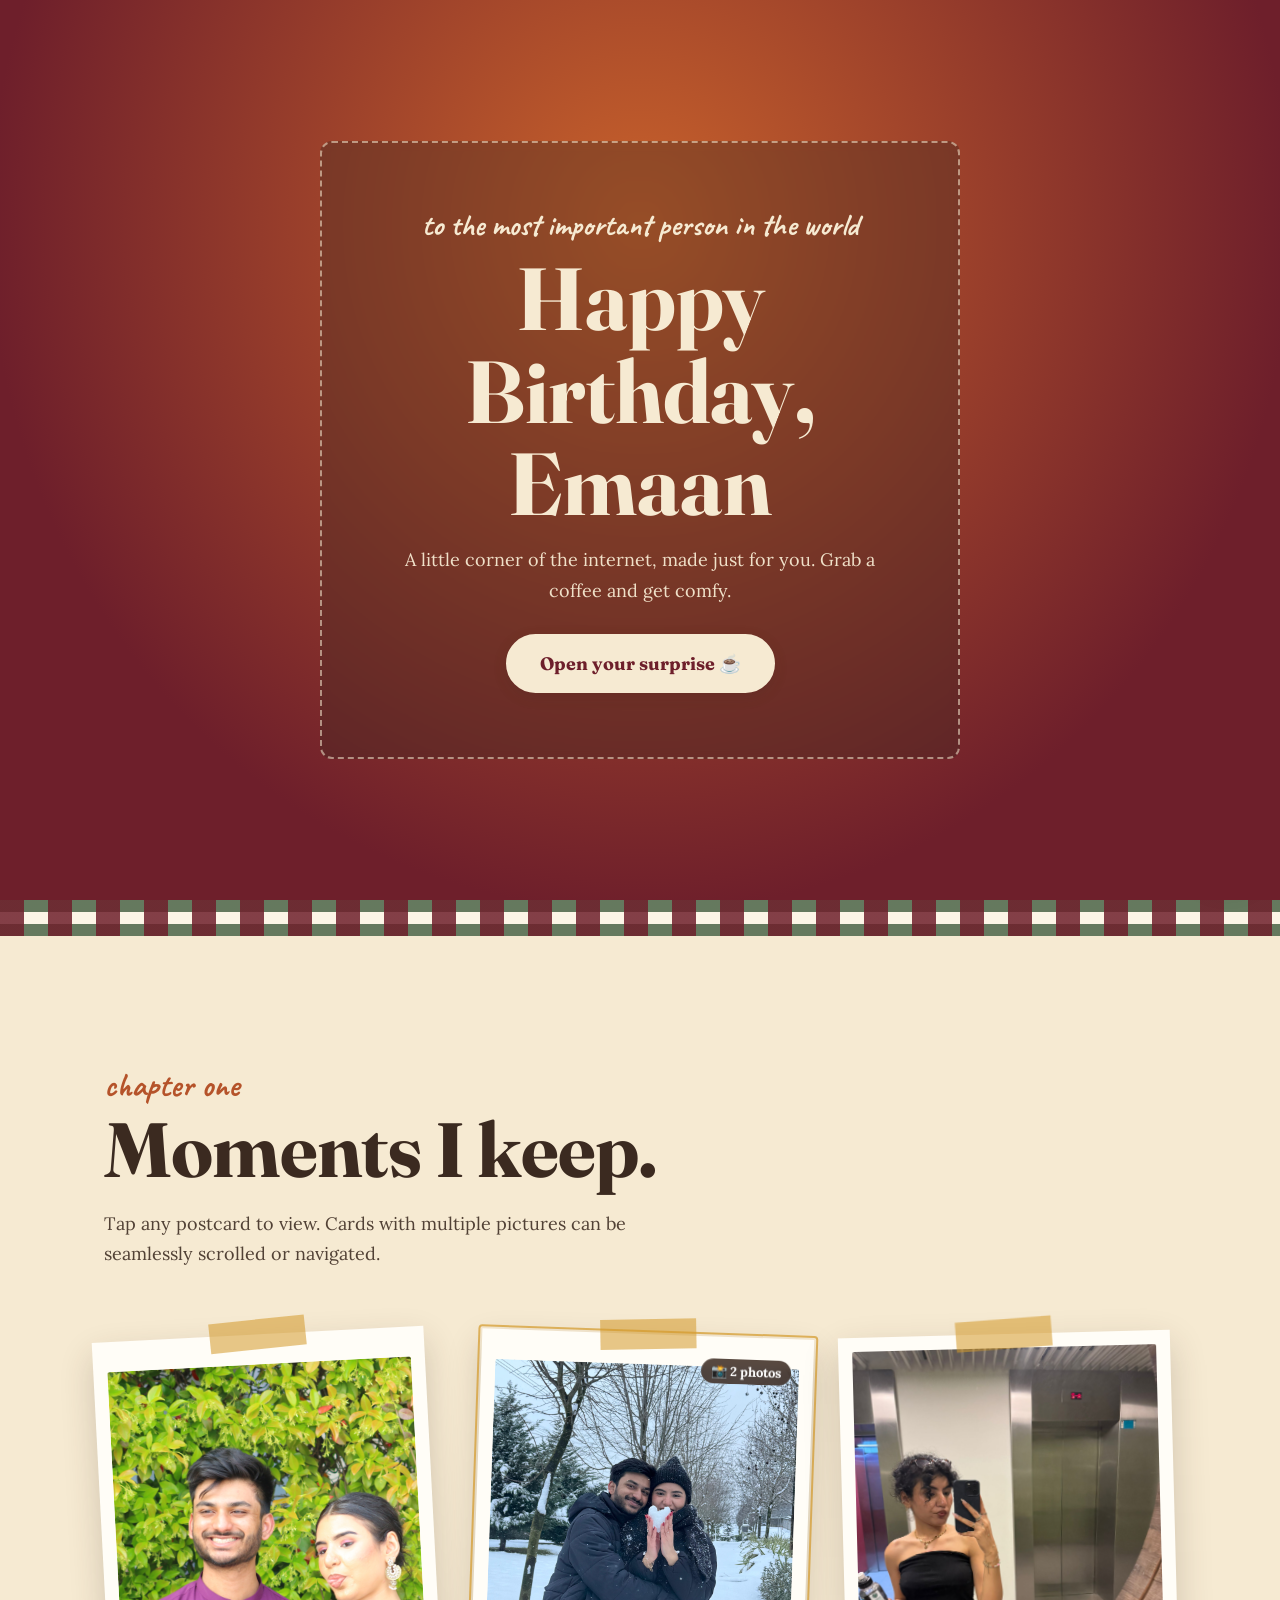
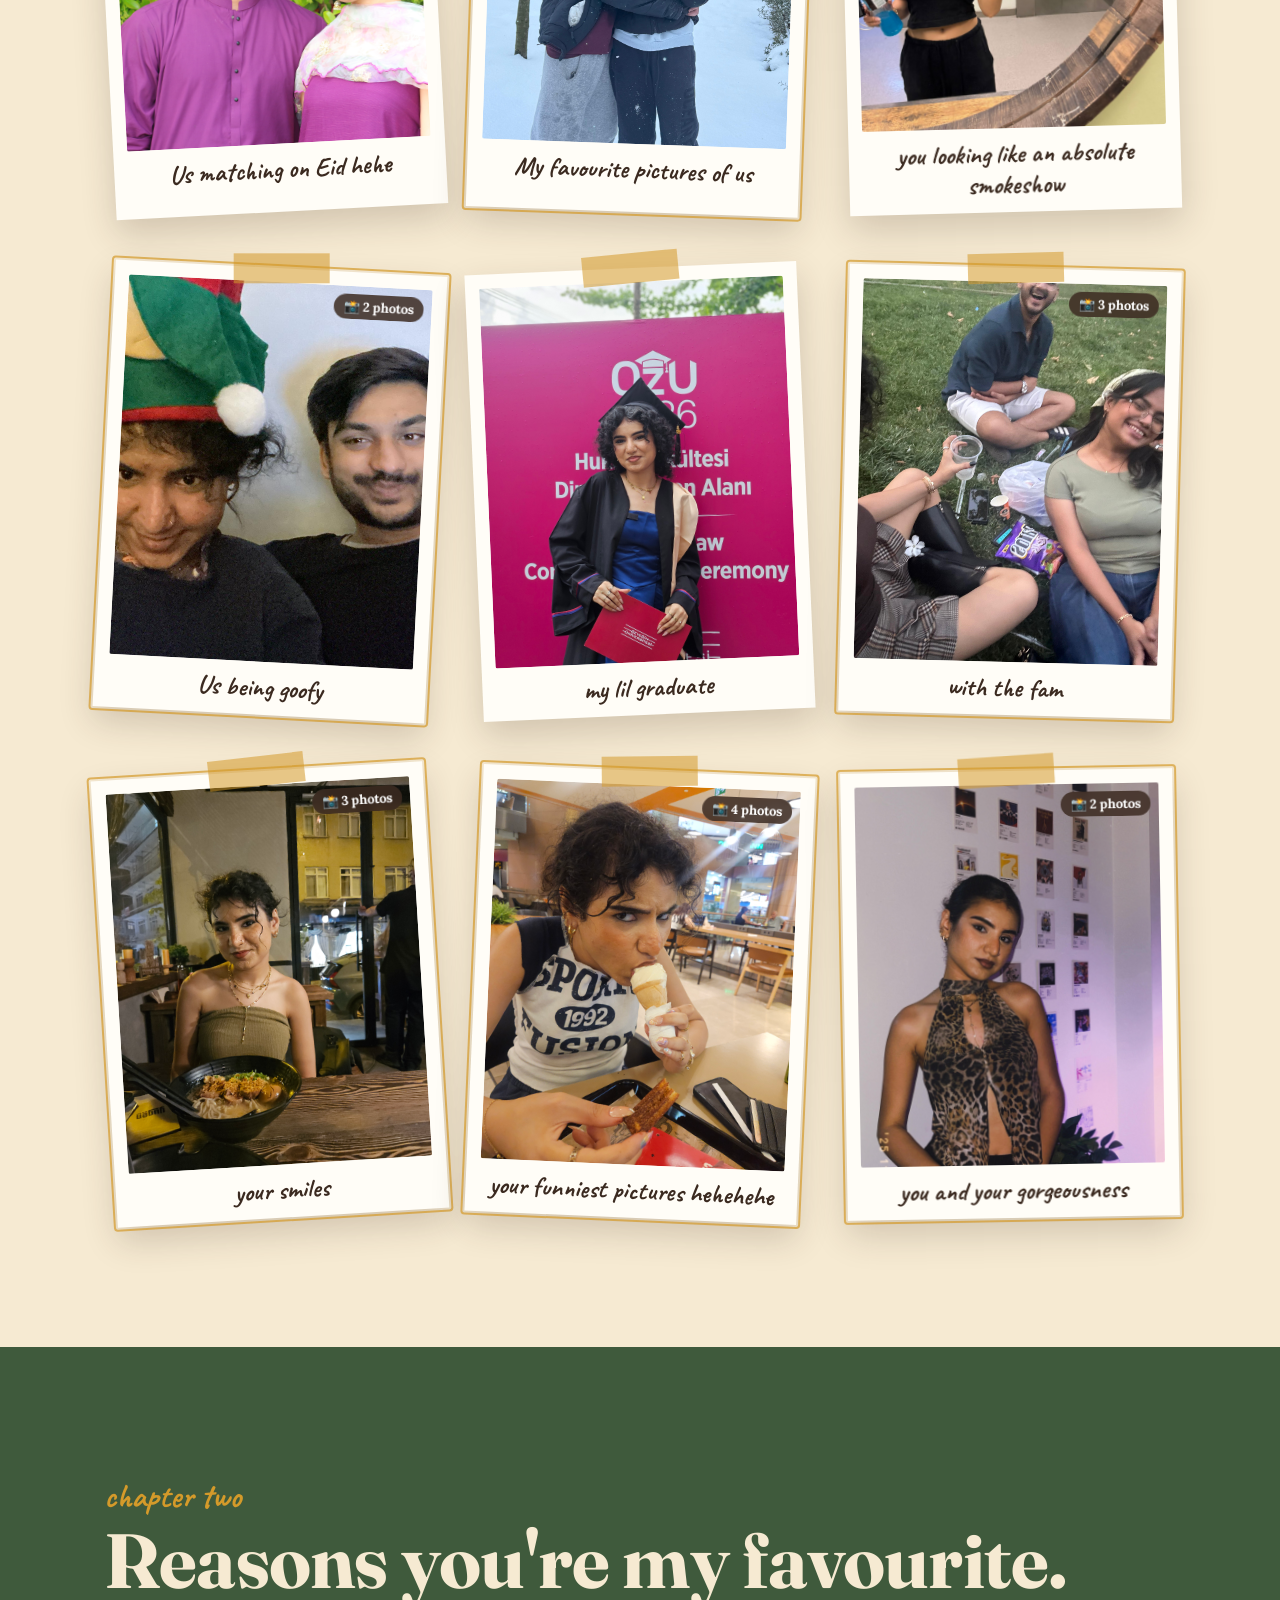
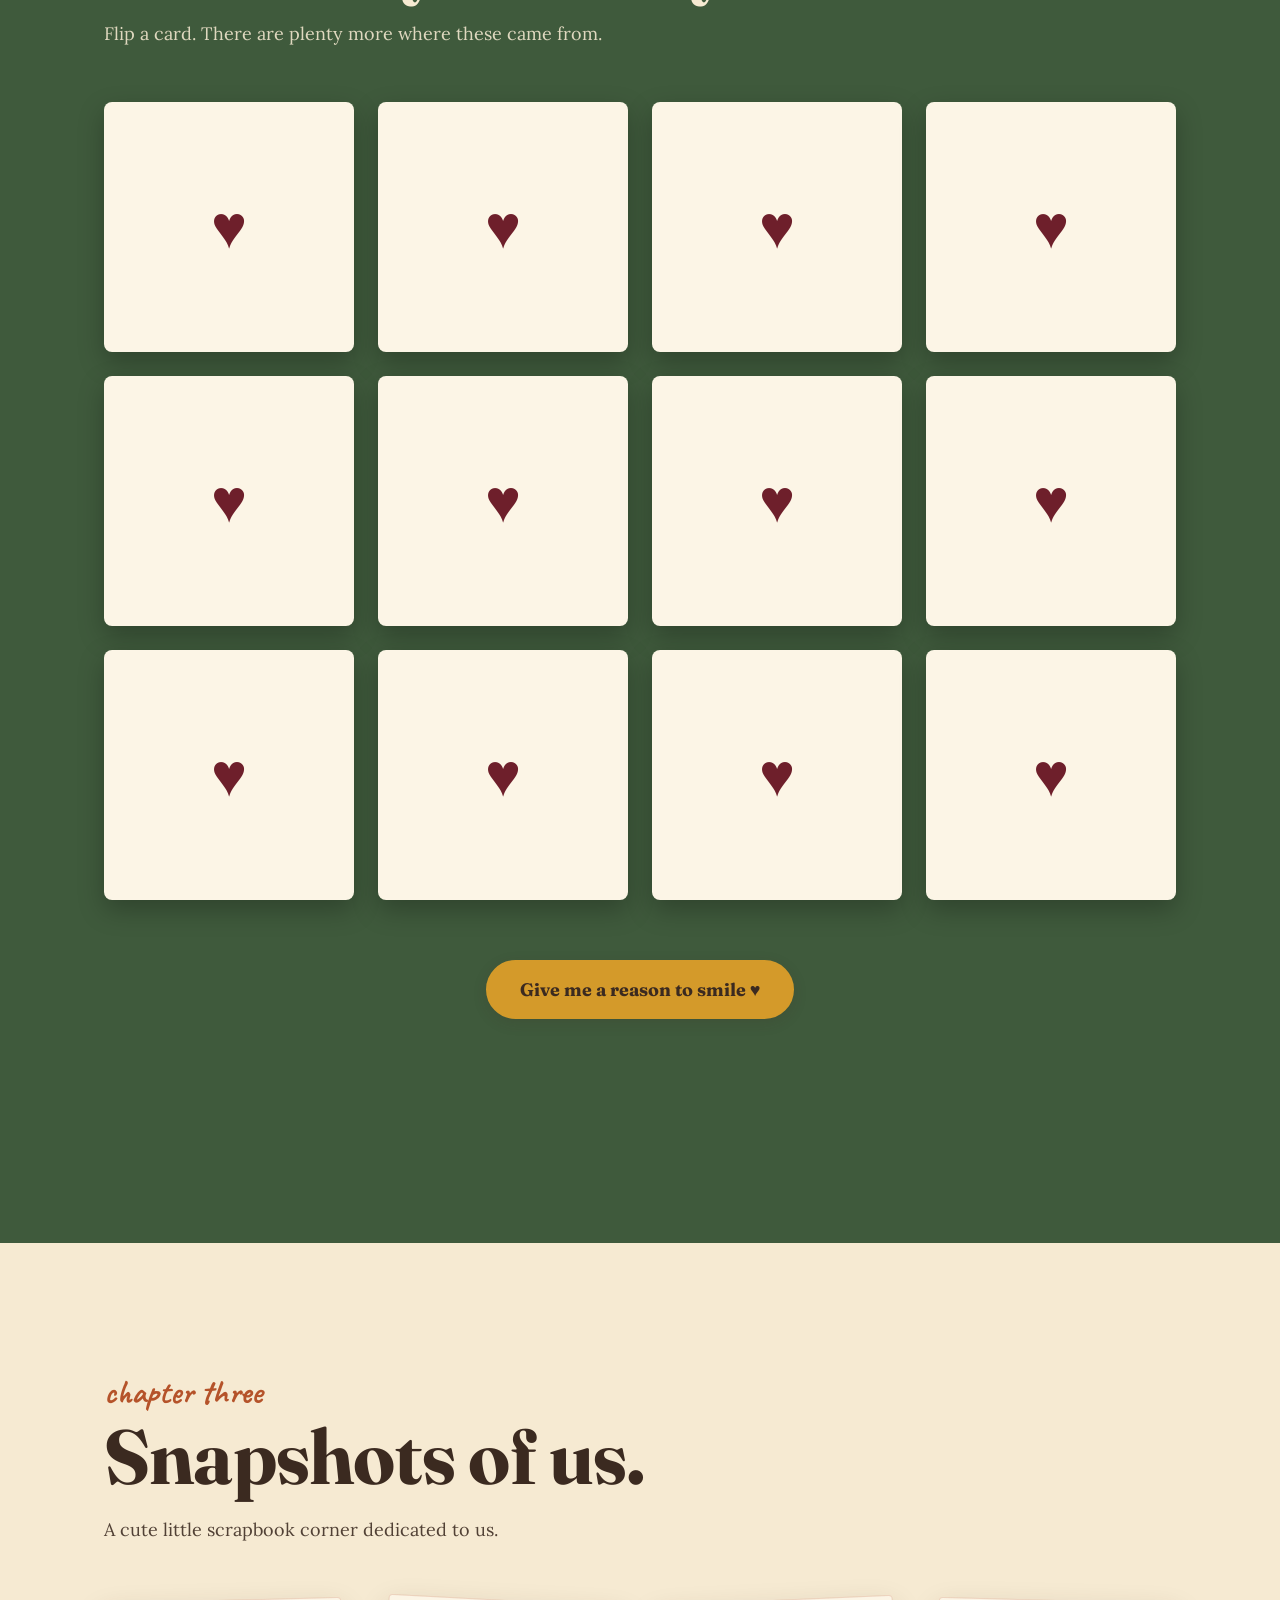
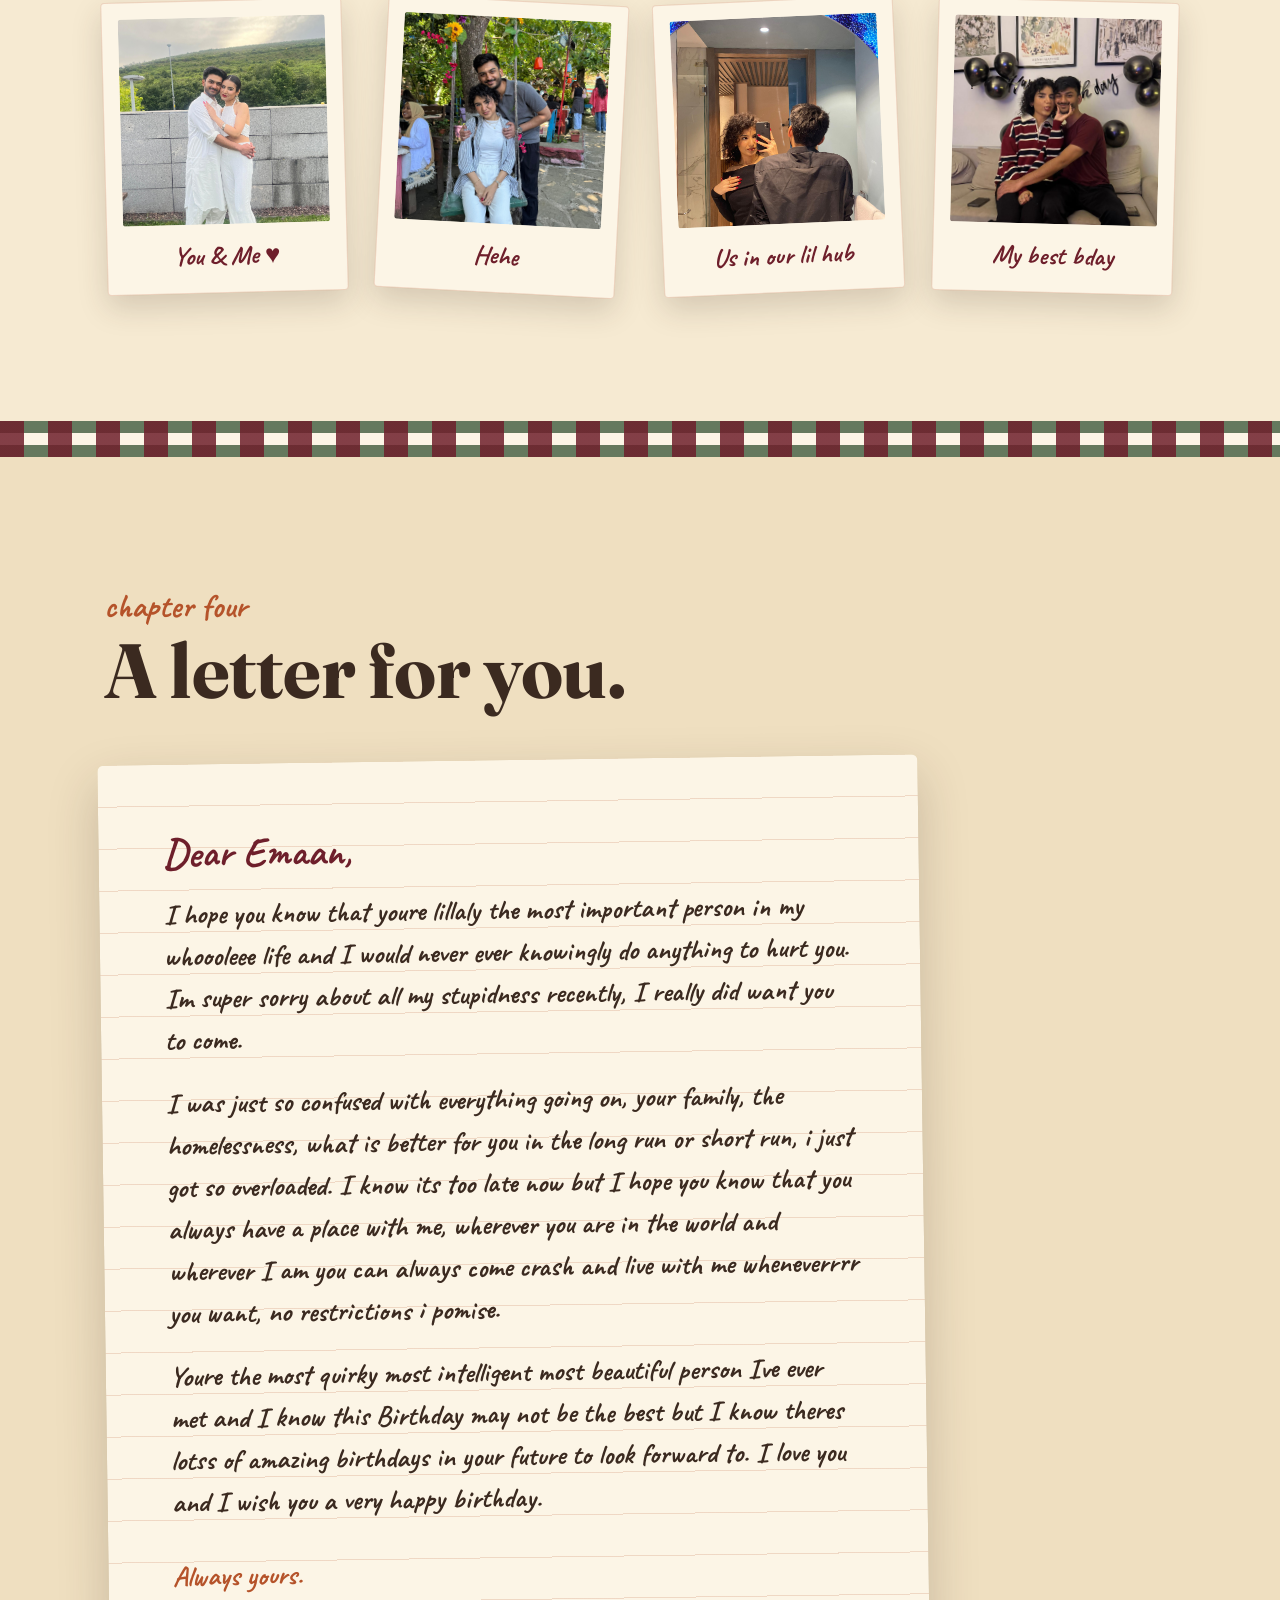
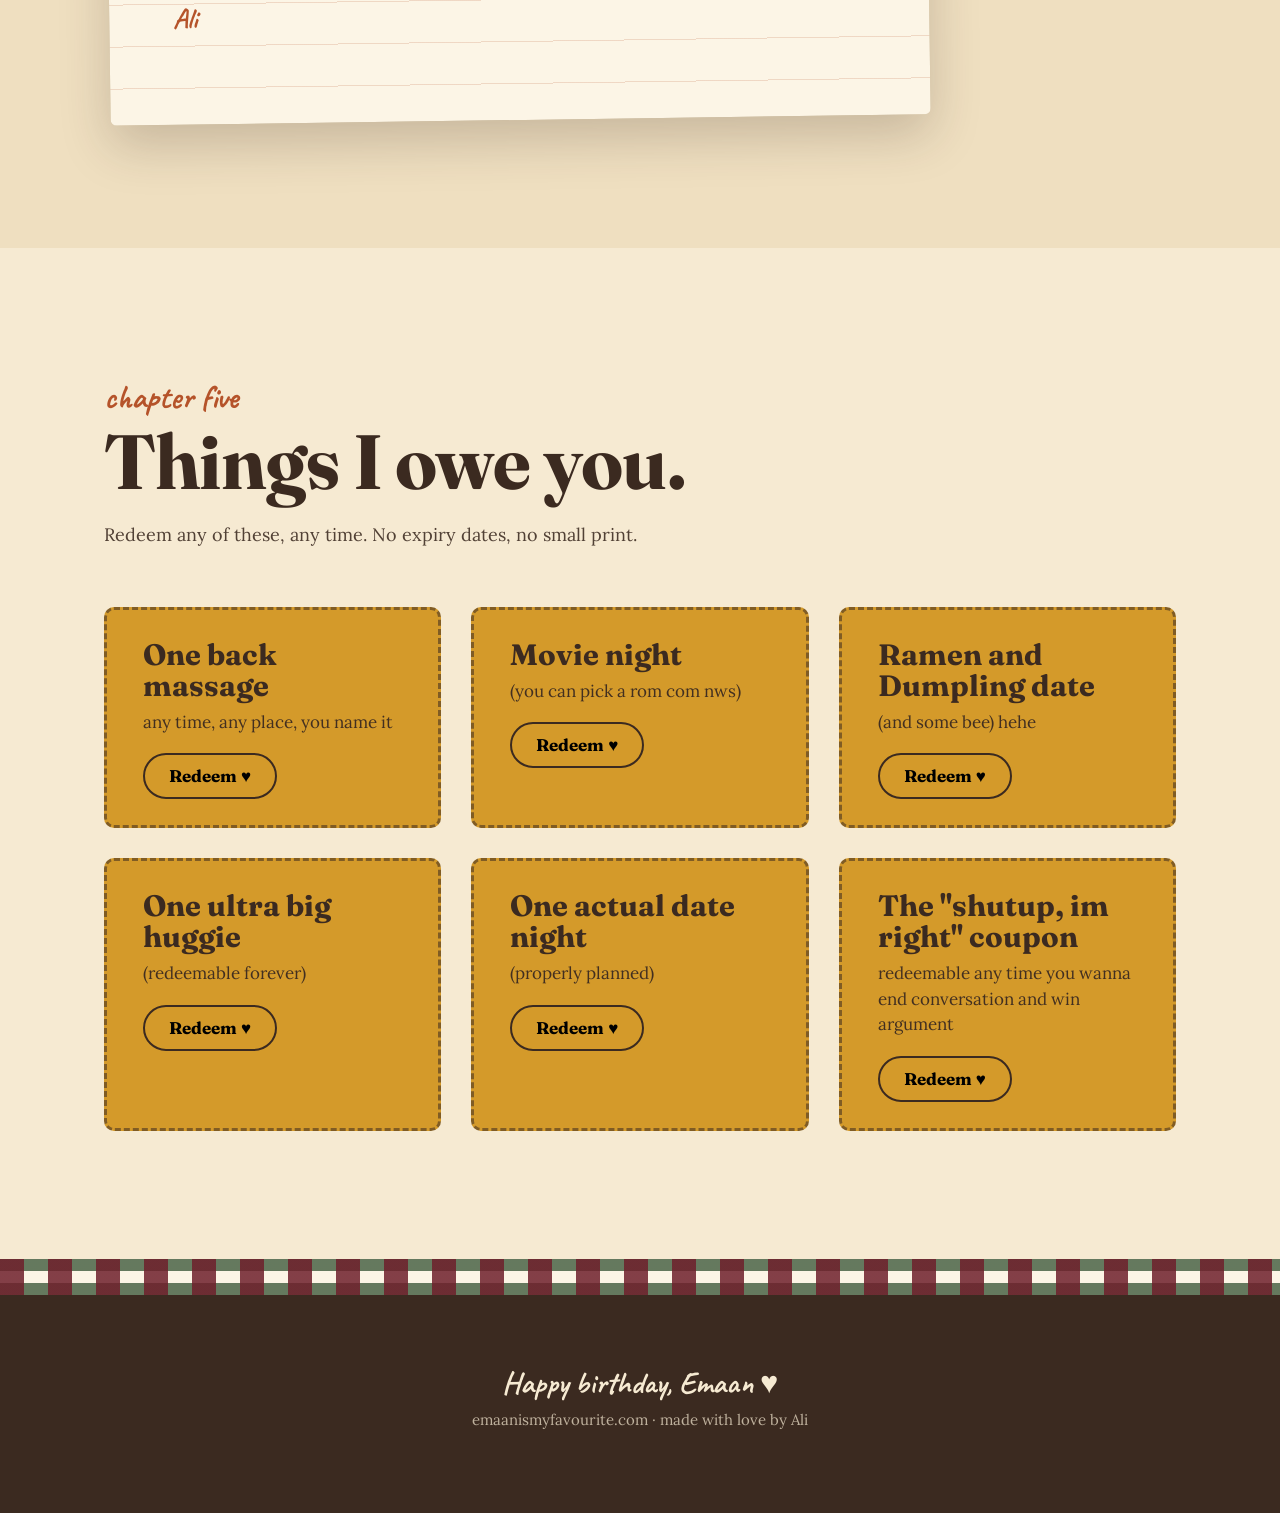
<file: index.html>
<!doctype html>
<html lang="en">
<head>
<meta charset="utf-8">
<meta name="viewport" content="width=device-width,initial-scale=1">
<title>Emaan is my favourite</title>
<meta name="description" content="A little corner of the world, made just for my baby Emaan.">
<meta name="robots" content="noindex">
<link rel="icon" href="data:image/svg+xml,%3Csvg xmlns='http://www.w3.org/2000/svg' viewBox='0 0 100 100'%3E%3Ctext y='.9em' font-size='90'%3E☕%3C/text%3E%3C/svg%3E">
<link rel="preconnect" href="https://fonts.googleapis.com">
<link rel="preconnect" href="https://fonts.gstatic.com" crossorigin>
<link href="https://fonts.googleapis.com/css2?family=Caveat:wght@500;700&family=Fraunces:ital,opsz,wght@0,9..144,500;0,9..144,700;1,9..144,500&family=Lora:ital,wght@0,400;0,500;1,400&display=swap" rel="stylesheet">
<link rel="stylesheet" href="style.css">
</head>
<body class="locked">

<div id="leaves" aria-hidden="true"></div>

<!-- Cozy Gilmore-inspired Coffee Cup Float -->
<div class="coffee-widget" title="Stars Hollow Coffee Co.">
  <div class="steam-container">
    <span class="steam s1">~</span>
    <span class="steam s2">~</span>
    <span class="steam s3">~</span>
  </div>
  <div class="coffee-cup">☕</div>
</div>

<section id="gate">
  <div class="gate-card">
    <span class="hand big">to the most important person in the world</span>
    <h1>Happy Birthday, Emaan</h1>
    <p>A little corner of the internet, made just for you. Grab a coffee and get comfy.</p>
    <button class="btn" id="open">Open your surprise ☕</button>
  </div>
</section>

<header class="nav" id="nav">
  <a href="#top" class="hand">Emaan's corner</a>
  <div>
    <a href="#photos">Photos</a>
    <a href="#reasons">Reasons</a>
    <a href="#us">Us</a>
    <a href="#letter">Letter</a>
    <a href="#coupons">Coupons</a>
  </div>
</header>

<main>
 <section class="hero" id="top">
    <div class="w">
      <span class="sign hand">Welcome to Emaan's Hollow · Population: You and Me</span>
      <h1>Emaan</h1>
      <p class="sub">is my favourite person.</p>
      <p class="hand big" style="margin-top:18px">(thas true and i gos evidence)</p>
      <a href="#photos" class="btn ghost" style="margin-top:34px">Start exploring ↓</a>
    </div>
  </section>
  <div class="plaid"></div>

  <!-- Chapter One: Photos -->
  <section id="photos">
    <div class="w">
      <span class="eyebrow">chapter one</span>
      <h2>Moments I keep.</h2>
      <p class="lead">Tap any postcard to view. Cards with multiple pictures can be seamlessly scrolled or navigated.</p>
      <div id="wall" class="wall"></div>
    </div>
  </section>

  <!-- Chapter Two: Reasons -->
  <section id="reasons" class="dark">
    <div class="w">
      <span class="eyebrow">chapter two</span>
      <h2>Reasons you're my favourite.</h2>
      <p class="lead">Flip a card. There are plenty more where these came from.</p>
      <div id="cards" class="cards"></div>
      <div class="spark">
        <button class="btn gold" id="spark">Give me a reason to smile ♥</button>
        <p id="sparkout" class="hand big"></p>
      </div>
    </div>
  </section>

  <!-- Chapter Three: Us & Memories (Replaces "Our Story") -->
  <section id="us">
    <div class="w">
      <span class="eyebrow">chapter three</span>
      <h2>Snapshots of us.</h2>
      <p class="lead">A cute little scrapbook corner dedicated to us.</p>
      <div id="usGallery" class="us-gallery"></div>
    </div>
  </section>
  <div class="plaid"></div>

  <!-- Chapter Four: Letter -->
  <section id="letter" class="warm">
    <div class="w">
      <span class="eyebrow">chapter four</span>
      <h2>A letter for you.</h2>
      <div id="mainLetter" class="letter"></div>
    </div>
  </section>

  <!-- Chapter Five: Coupons -->
  <section id="coupons">
    <div class="w">
      <span class="eyebrow">chapter five</span>
      <h2>Things I owe you.</h2>
      <p class="lead">Redeem any of these, any time. No expiry dates, no small print.</p>
      <div id="cp" class="coupons"></div>
    </div>
  </section>
</main>

<div class="plaid"></div>
<footer>
  <p class="hand big">Happy birthday, Emaan ♥</p>
  <p>emaanismyfavourite.com · made with love by Ali</p>
</footer>

<div id="lb" class="lb" role="dialog" aria-modal="true"></div>
<script src="script.js"></script>
</body>
</html>
</file>
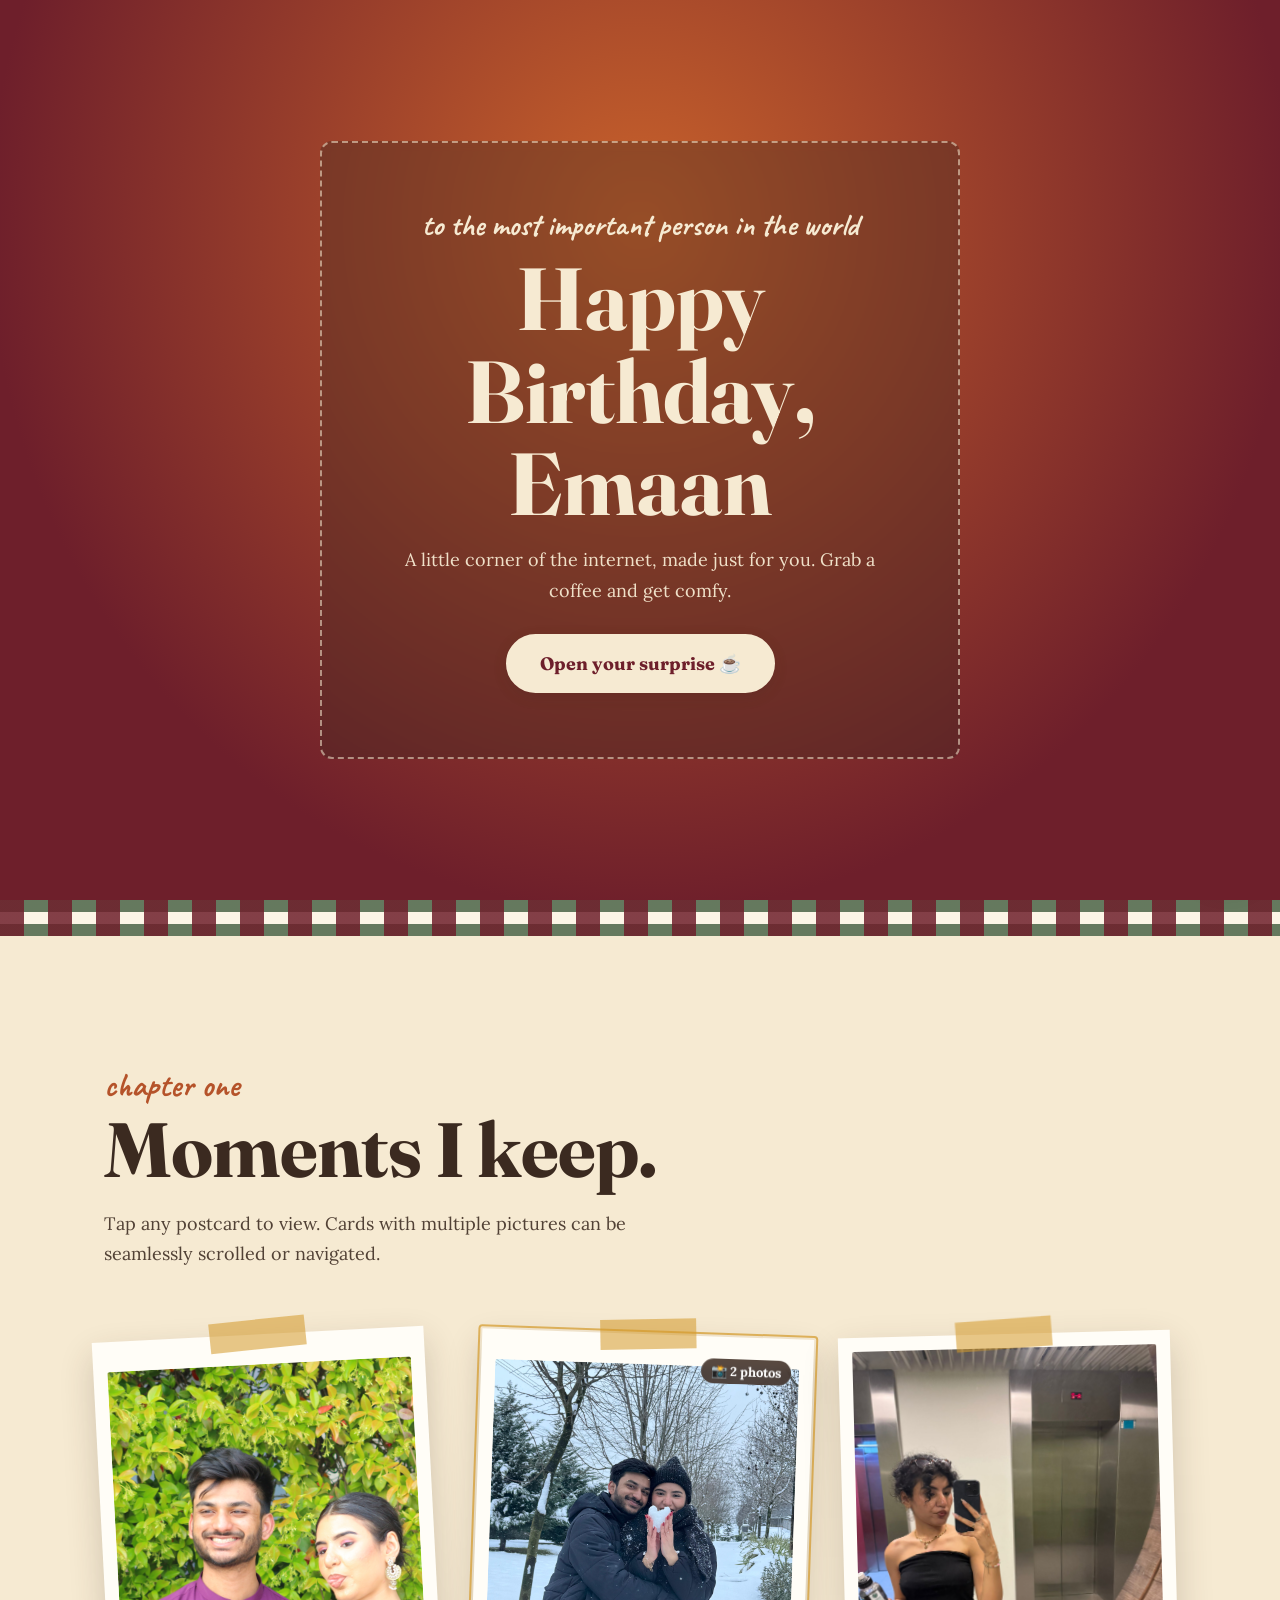
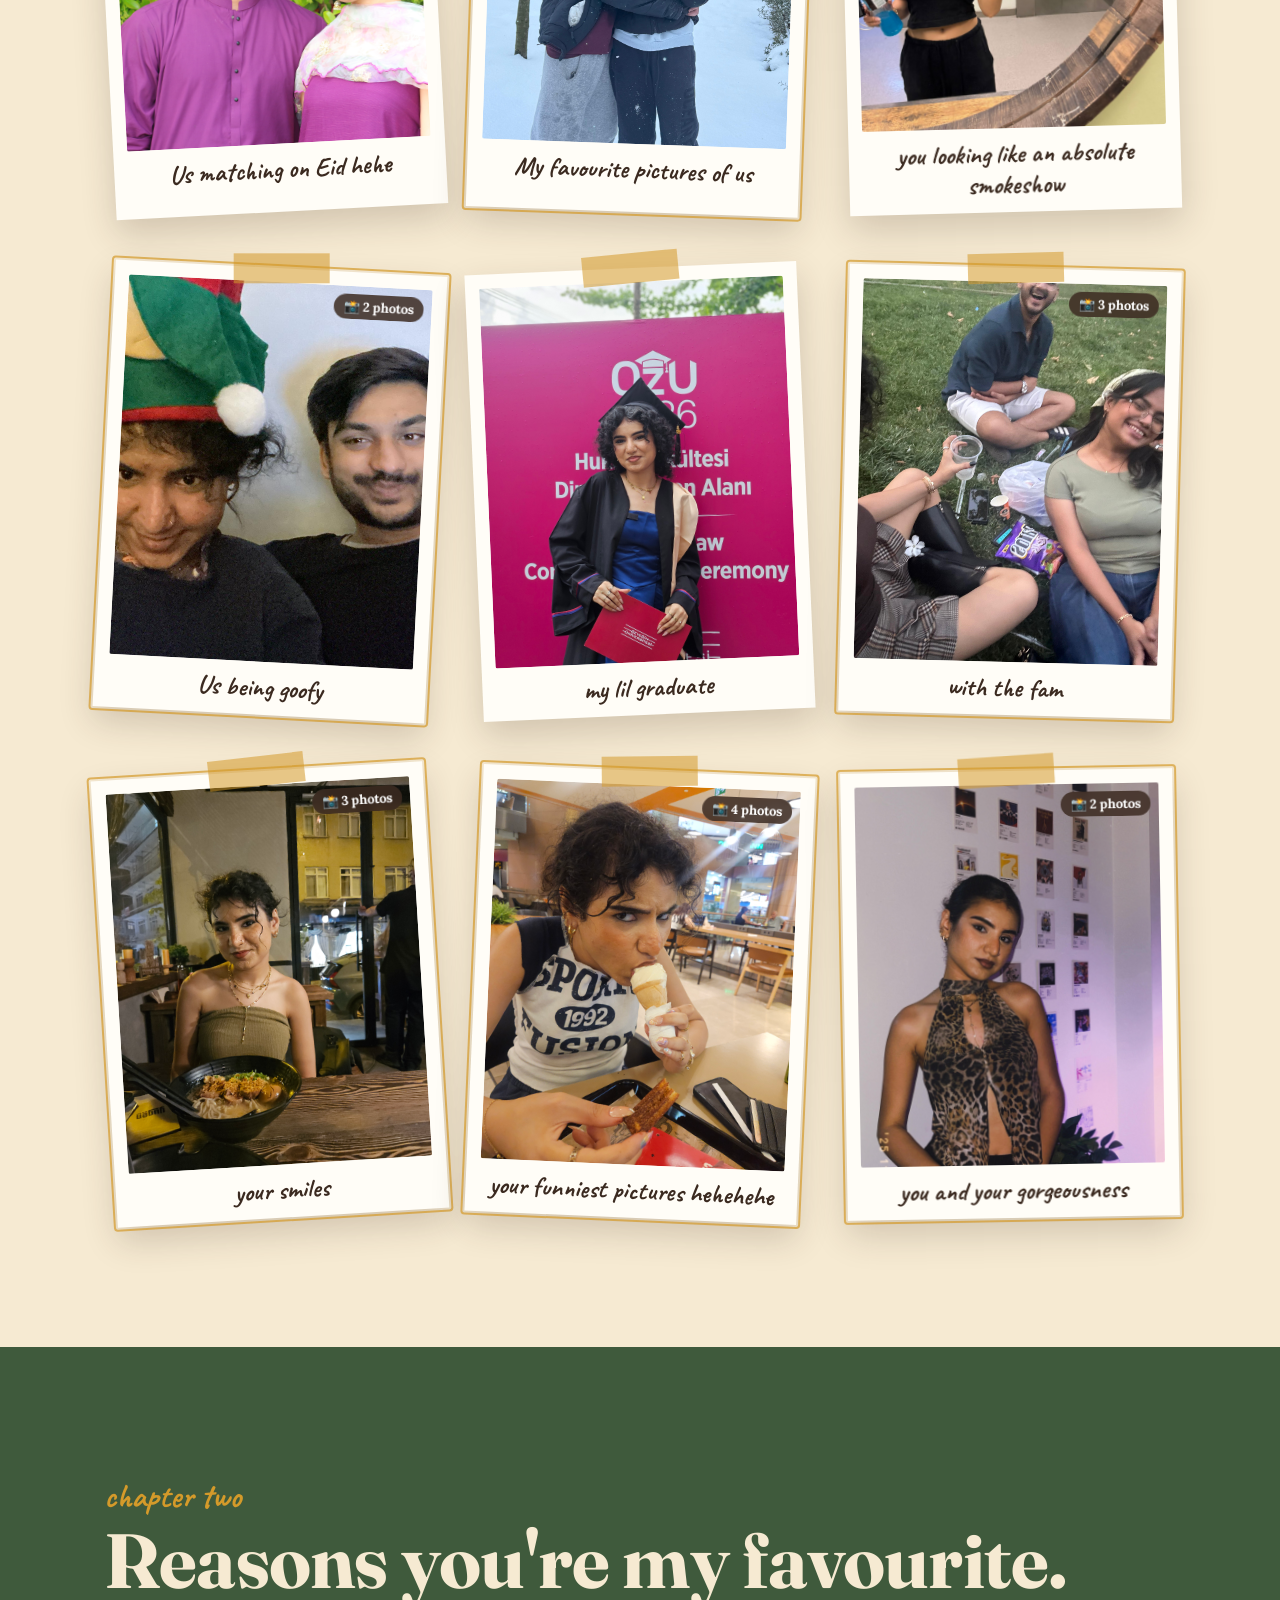
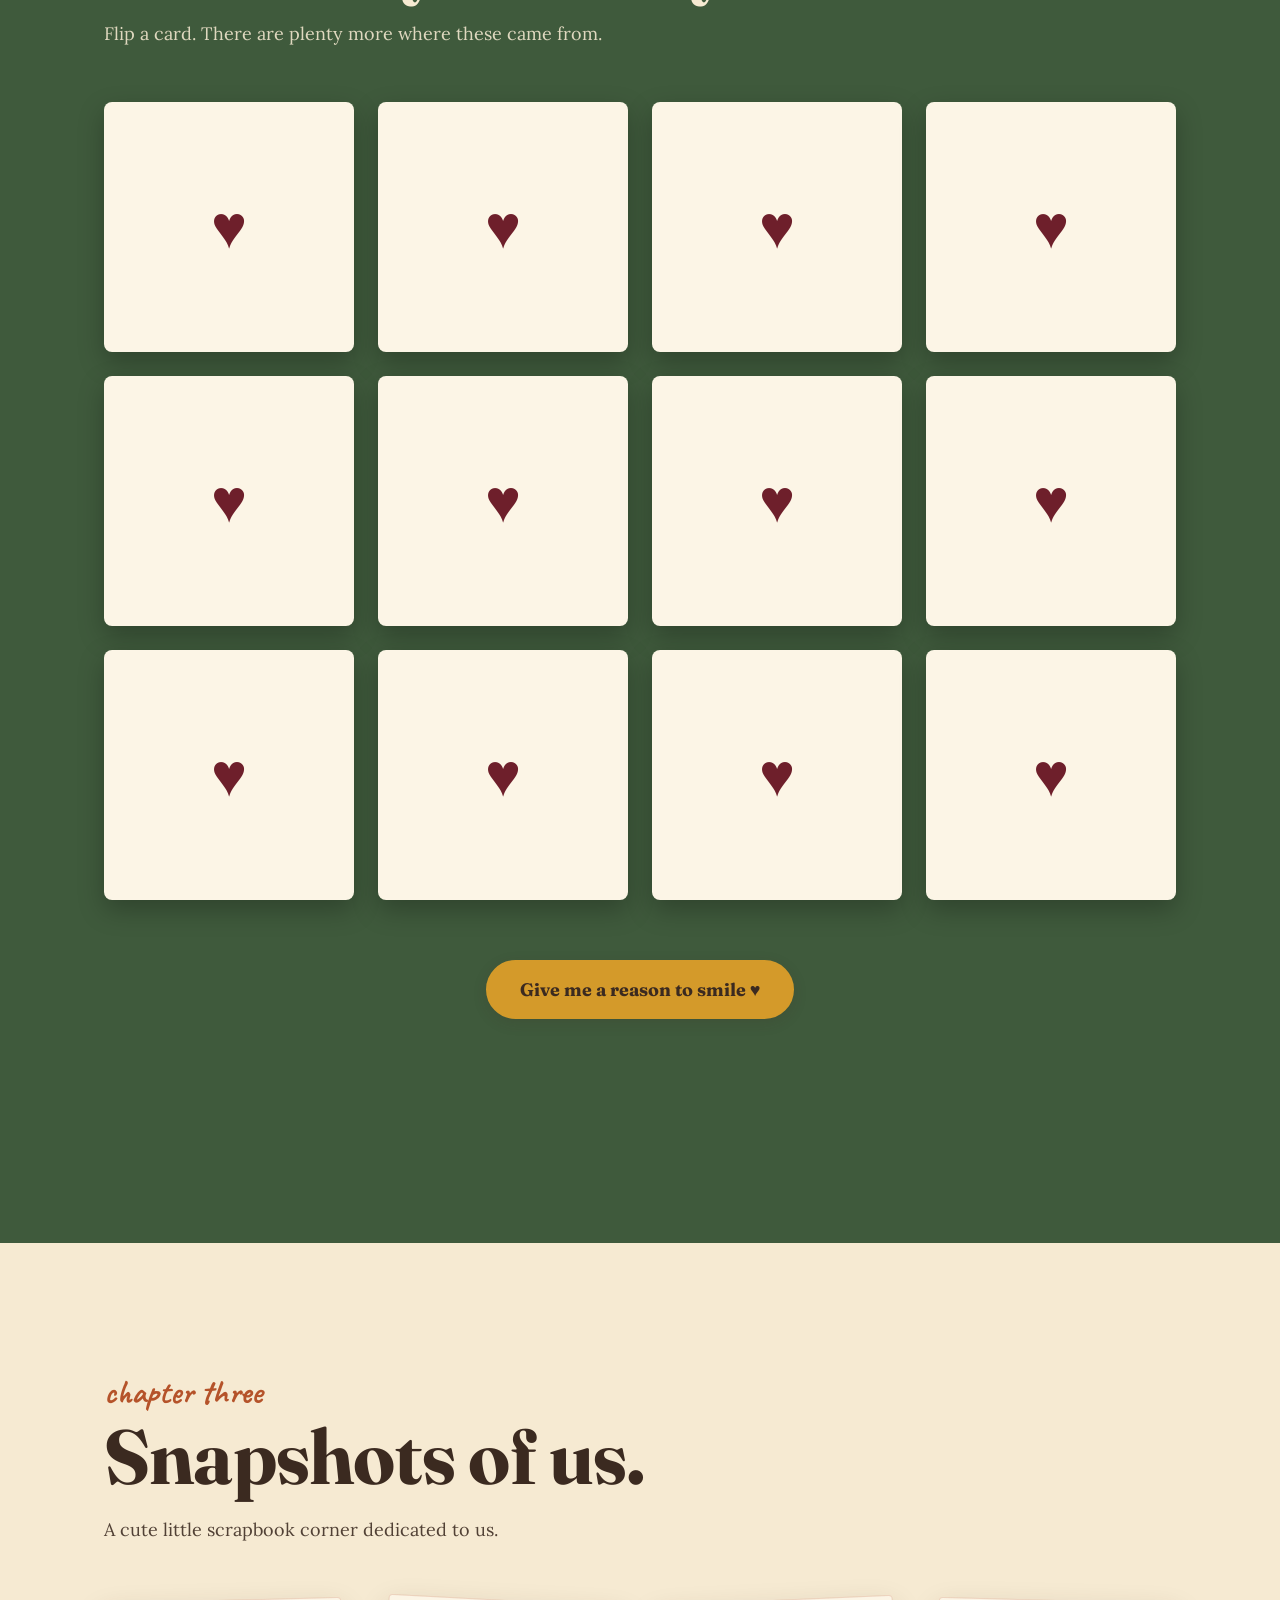
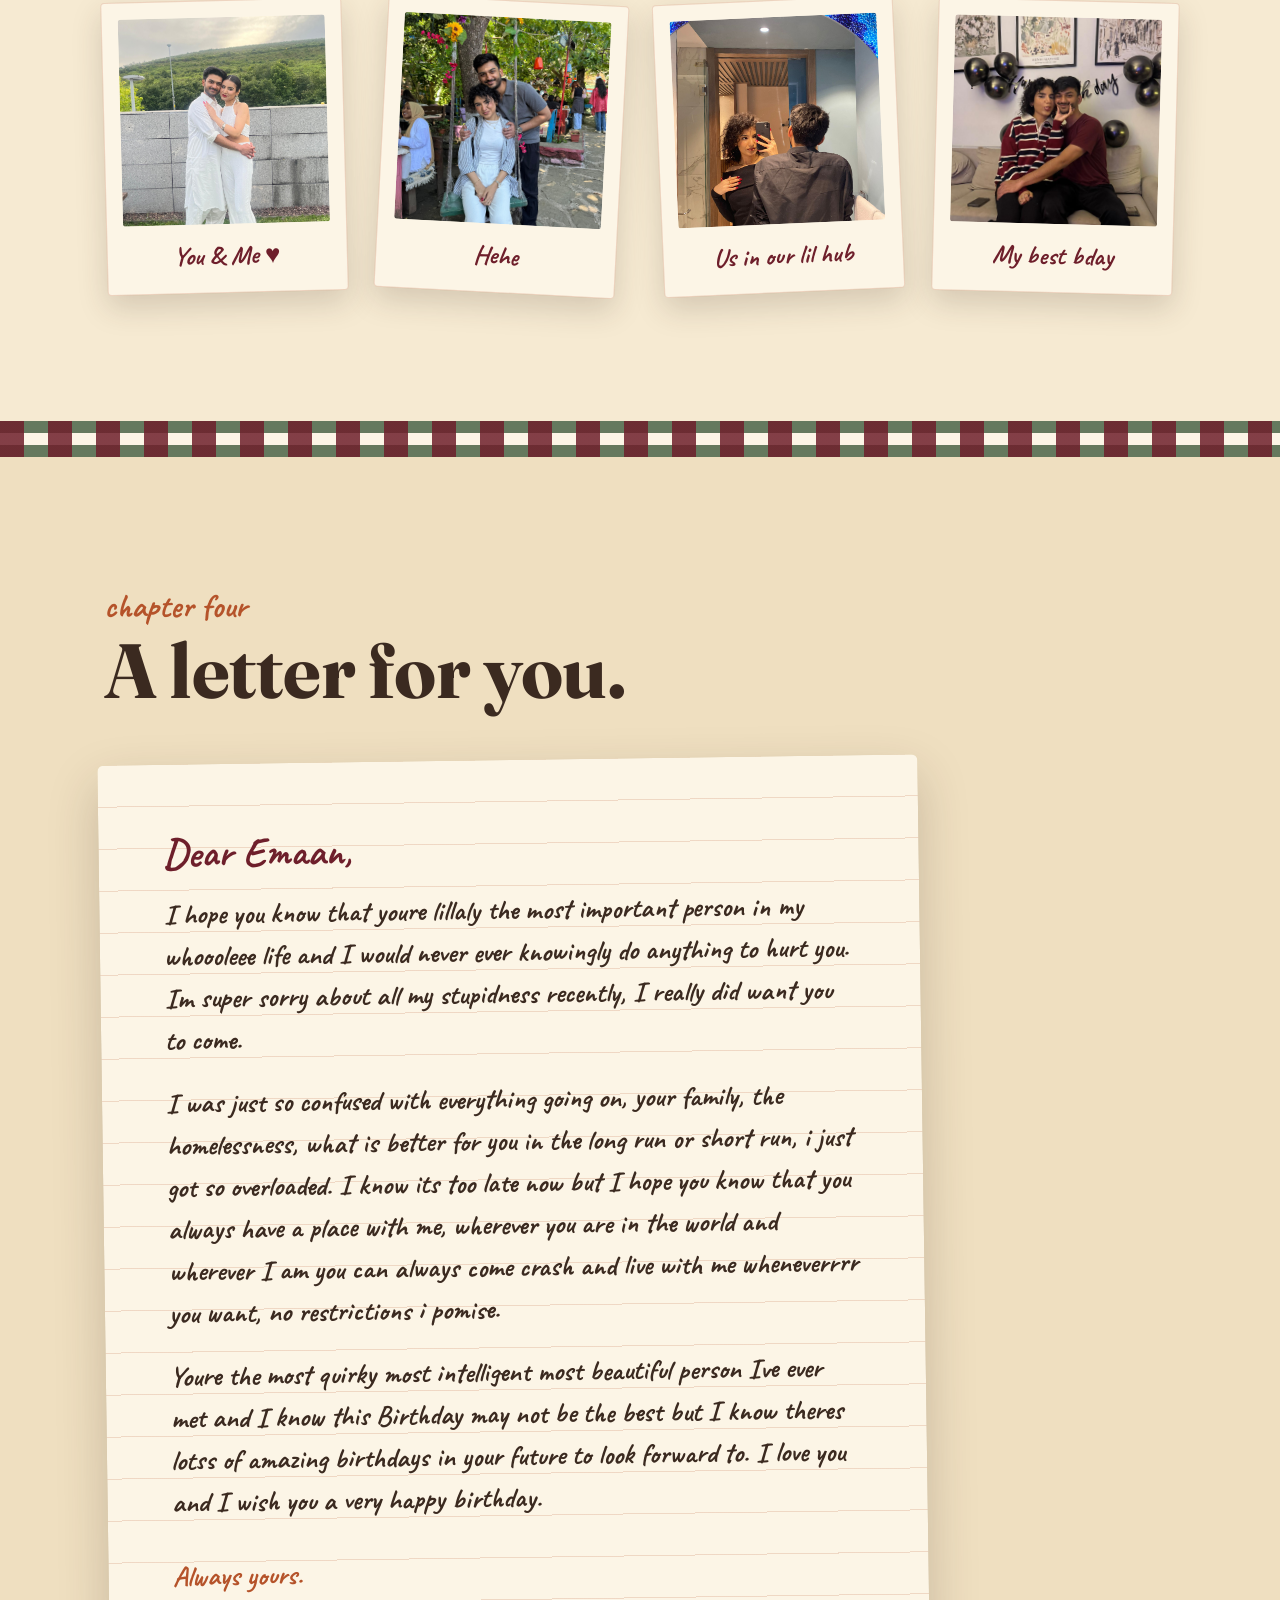
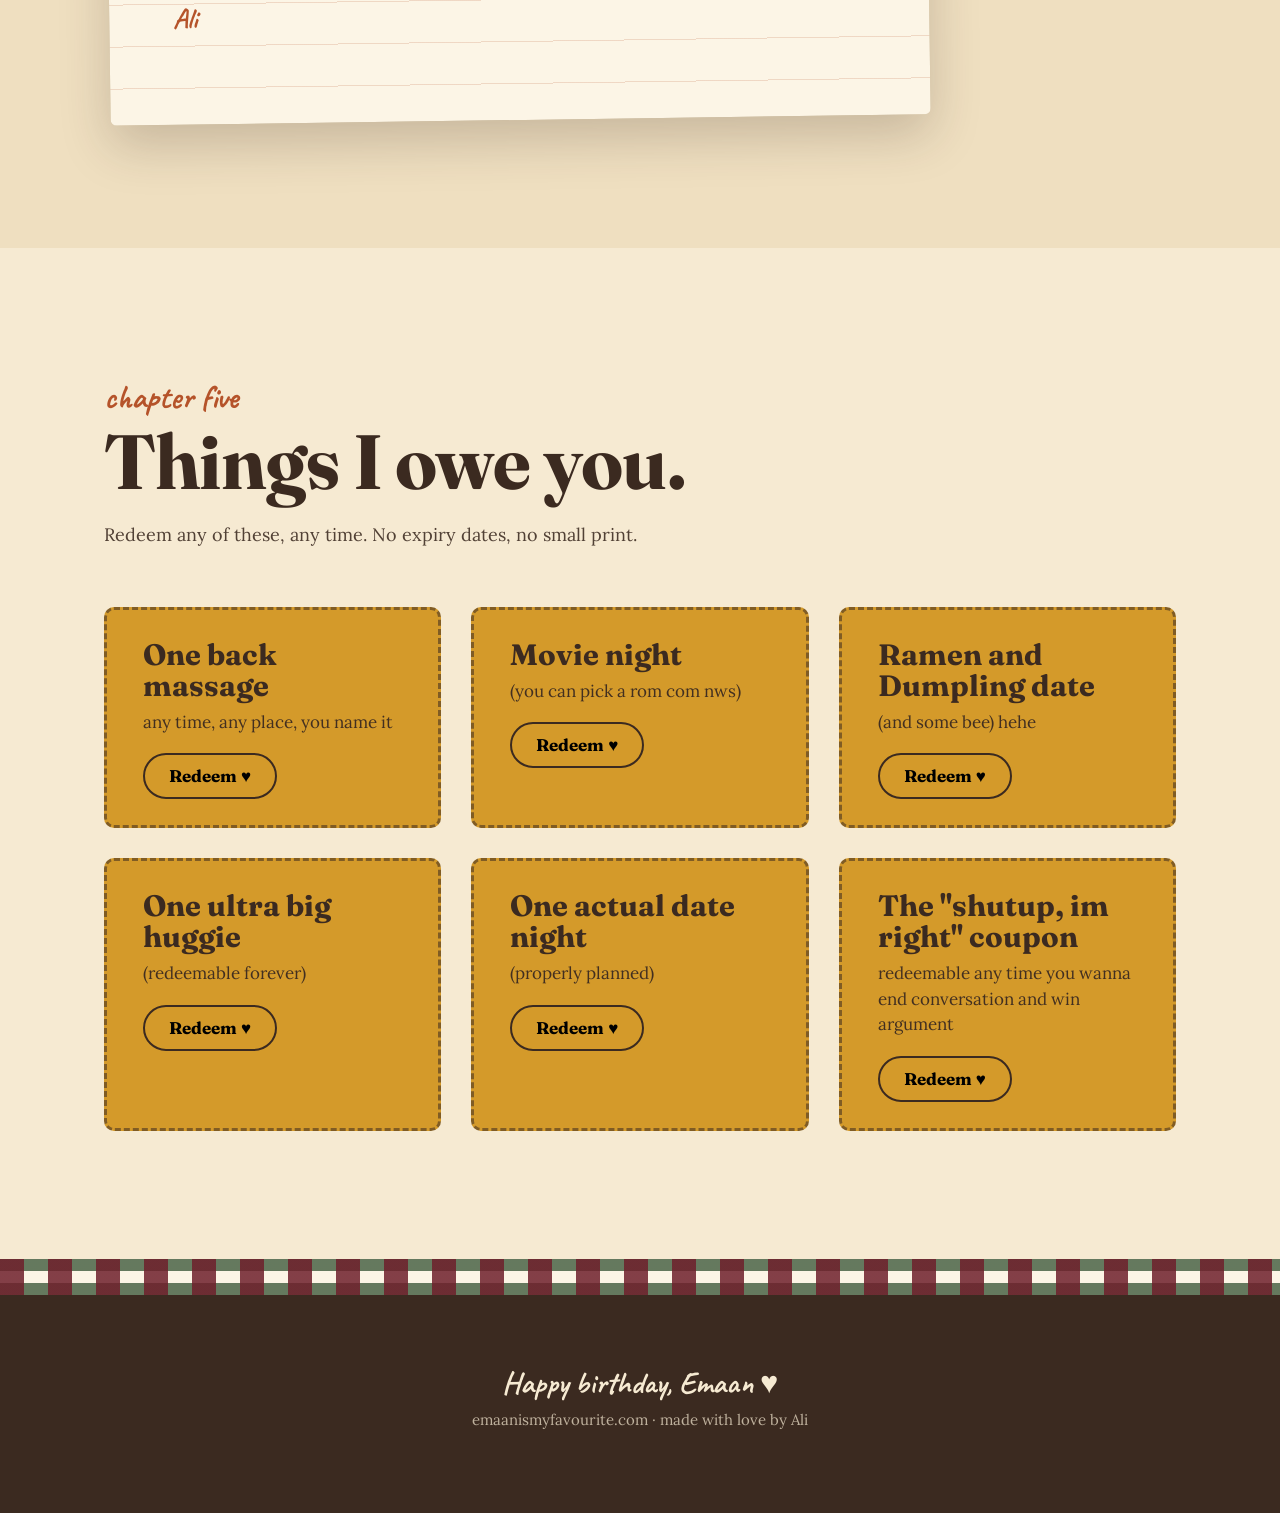
<file: index2.html>
<!doctype html>
<html lang="en">
<head>
<meta charset="utf-8">
<meta name="viewport" content="width=device-width,initial-scale=1">
<title>Emaan is my favourite</title>
<meta name="description" content="A little corner of the world, made just for my baby Emaan.">
<meta name="robots" content="noindex">
<link rel="icon" href="data:image/svg+xml,%3Csvg xmlns='http://www.w3.org/2000/svg' viewBox='0 0 100 100'%3E%3Ctext y='.9em' font-size='90'%3E☕%3C/text%3E%3C/svg%3E">
<link rel="preconnect" href="https://fonts.googleapis.com">
<link rel="preconnect" href="https://fonts.gstatic.com" crossorigin>
<link href="https://fonts.googleapis.com/css2?family=Caveat:wght@500;700&family=Fraunces:ital,opsz,wght@0,9..144,500;0,9..144,700;1,9..144,500&family=Lora:ital,wght@0,400;0,500;1,400&display=swap" rel="stylesheet">
<link rel="stylesheet" href="style.css">
</head>
<body class="locked">

<div id="leaves" aria-hidden="true"></div>

<!-- Cozy Gilmore-inspired Coffee Cup Float -->
<div class="coffee-widget" title="Stars Hollow Coffee Co.">
  <div class="steam-container">
    <span class="steam s1">~</span>
    <span class="steam s2">~</span>
    <span class="steam s3">~</span>
  </div>
  <div class="coffee-cup">☕</div>
</div>

<section id="gate">
  <div class="gate-card">
    <span class="hand big">to the most important person in the world</span>
    <h1>Happy Birthday, Emaan</h1>
    <p>A little corner of the internet, made just for you. Grab a coffee and get comfy.</p>
    <button class="btn" id="open">Open your surprise ☕</button>
  </div>
</section>

<header class="nav" id="nav">
  <a href="#top" class="hand">Emaan's corner</a>
  <div>
    <a href="#photos">Photos</a>
    <a href="#reasons">Reasons</a>
    <a href="#us">Us</a>
    <a href="#letter">Letter</a>
    <a href="#coupons">Coupons</a>
  </div>
</header>

<main>
 <section class="hero" id="top">
    <div class="w">
      <span class="sign hand">Welcome to Emaan's Hollow · Population: You and Me</span>
      <h1>Emaan</h1>
      <p class="sub">is my favourite person.</p>
      <p class="hand big" style="margin-top:18px">(thas true and i gos evidence)</p>
      <a href="#photos" class="btn ghost" style="margin-top:34px">Start exploring ↓</a>
    </div>
  </section>
  <div class="plaid"></div>

  <!-- Chapter One: Photos -->
  <section id="photos">
    <div class="w">
      <span class="eyebrow">chapter one</span>
      <h2>Moments I keep.</h2>
      <p class="lead">Tap any postcard to view. Cards with multiple pictures can be seamlessly scrolled or navigated.</p>
      <div id="wall" class="wall"></div>
    </div>
  </section>

  <!-- Chapter Two: Reasons -->
  <section id="reasons" class="dark">
    <div class="w">
      <span class="eyebrow">chapter two</span>
      <h2>Reasons you're my favourite.</h2>
      <p class="lead">Flip a card. There are plenty more where these came from.</p>
      <div id="cards" class="cards"></div>
      <div class="spark">
        <button class="btn gold" id="spark">Give me a reason to smile ♥</button>
        <p id="sparkout" class="hand big"></p>
      </div>
    </div>
  </section>

  <!-- Chapter Three: Us & Memories (Replaces "Our Story") -->
  <section id="us">
    <div class="w">
      <span class="eyebrow">chapter three</span>
      <h2>Snapshots of us.</h2>
      <p class="lead">A cute little scrapbook corner dedicated to us.</p>
      <div id="usGallery" class="us-gallery"></div>
    </div>
  </section>
  <div class="plaid"></div>

  <!-- Chapter Four: Letter -->
  <section id="letter" class="warm">
    <div class="w">
      <span class="eyebrow">chapter four</span>
      <h2>A letter for you.</h2>
      <div id="mainLetter" class="letter"></div>
    </div>
  </section>

  <!-- Chapter Five: Coupons -->
  <section id="coupons">
    <div class="w">
      <span class="eyebrow">chapter five</span>
      <h2>Things I owe you.</h2>
      <p class="lead">Redeem any of these, any time. No expiry dates, no small print.</p>
      <div id="cp" class="coupons"></div>
    </div>
  </section>
</main>

<div class="plaid"></div>
<footer>
  <p class="hand big">Happy birthday, Emaan ♥</p>
  <p>emaanismyfavourite.com · made with love by Ali</p>
</footer>

<div id="lb" class="lb" role="dialog" aria-modal="true"></div>
<script src="script.js"></script>
</body>
</html>
</file>
<file: style.css>
/* =========================================================
   STARS HOLLOW / GILMORE GIRLS AUTUMN THEME STYLES
   ========================================================= */

:root {
  --cream: #f6ead2;
  --paper: #fcf5e6;
  --stone: #efdfc0;
  --rust: #b5532a;
  --burg: #6e1f2b;
  --gold: #d49a2a;
  --pine: #3f5a3c;
  --cof: #3b2a20;
  --hand: "Caveat", cursive;
  --disp: "Fraunces", Georgia, serif;
  --body: "Lora", Georgia, serif;
  --ease: cubic-bezier(.22,1,.36,1);
}

* { box-sizing: border-box; margin: 0; padding: 0; }
html { scroll-behavior: smooth; }
body { background: var(--cream); color: var(--cof); font: 400 clamp(18px, 1.3vw, 21px)/1.7 var(--body); overflow-x: hidden; }
body.locked { overflow: hidden; height: 100vh; }
img { max-width: 100%; display: block; }
a { color: inherit; text-decoration: none; }
h1, h2, h3 { font-family: var(--disp); font-weight: 700; line-height: 1.05; }
.hand { font-family: var(--hand); font-weight: 700; }
.big { font-size: clamp(26px, 2.4vw, 34px); line-height: 1.2; }
.w { max-width: 1200px; margin: 0 auto; padding: 0 clamp(20px, 5vw, 64px); }
section { padding: clamp(80px, 10vw, 150px) 0; position: relative; }
.eyebrow { font: 700 clamp(28px, 2.6vw, 36px) var(--hand); color: var(--rust); display: block; margin-bottom: 4px; }
h2 { font-size: clamp(2.6rem, 6vw, 5rem); margin-bottom: 18px; letter-spacing: -.01em; }
.lead { max-width: 55ch; opacity: .88; }
.dark { background: var(--pine); color: var(--cream); }
.dark .eyebrow { color: var(--gold); }
.warm { background: var(--stone); }

.plaid { 
  height: 36px; 
  background: repeating-linear-gradient(90deg, rgba(110,31,43,.85) 0 24px, transparent 24px 48px),
              repeating-linear-gradient(0deg, rgba(63,90,60,.8) 0 12px, transparent 12px 24px), var(--paper); 
}

.btn { 
  display: inline-flex; align-items: center; gap: 10px; padding: 16px 32px; 
  border-radius: 999px; background: var(--cream); color: var(--burg); 
  font: 700 18px var(--disp); border: 2px solid var(--cream); cursor: pointer; 
  transition: .5s var(--ease); box-shadow: 0 4px 14px rgba(59,42,32,.15);
}
.btn:hover { background: transparent; color: var(--cream); transform: translateY(-3px); }
.btn.ghost { background: transparent; color: var(--cream); }
.btn.ghost:hover { background: var(--cream); color: var(--burg); }
.btn.gold { background: var(--gold); border-color: var(--gold); color: var(--cof); }
.btn.gold:hover { background: transparent; color: var(--gold); }

/* Floating Coffee Cup Widget with Steam */
.coffee-widget {
  position: fixed; bottom: 24px; right: 24px; z-index: 90;
  width: 58px; height: 58px; background: var(--burg); color: #fff;
  border-radius: 50%; display: grid; place-items: center;
  box-shadow: 0 8px 24px rgba(59,42,32,.35); border: 2px solid var(--gold);
  cursor: pointer; transition: transform .3s var(--ease);
}
.coffee-widget:hover { transform: scale(1.1) rotate(5deg); }
.coffee-cup { font-size: 28px; line-height: 1; }
.steam-container { position: absolute; top: -14px; display: flex; gap: 4px; }
.steam { font-family: var(--hand); font-size: 16px; color: var(--gold); opacity: 0; animation: steamRise 2s infinite ease-out; }
.steam.s2 { animation-delay: 0.6s; }
.steam.s3 { animation-delay: 1.2s; }
@keyframes steamRise {
  0% { transform: translateY(6px); opacity: 0; }
  50% { opacity: 0.8; }
  100% { transform: translateY(-12px); opacity: 0; }
}

/* Falling Leaves Animation */
#leaves { position: fixed; inset: 0; pointer-events: none; z-index: 40; overflow: hidden; }
#leaves i { position: absolute; top: -10vh; font-style: normal; opacity: .85; animation: fall linear infinite; }
@keyframes fall { to { transform: translate3d(var(--dx), 115vh, 0) rotate(var(--r)); } }

/* Gate */
#gate { 
  position: fixed; inset: 0; z-index: 100; display: grid; place-items: center; text-align: center; 
  padding: 24px; color: var(--cream); 
  background: radial-gradient(ellipse at 50% 25%, #c9622b, #6e1f2b 72%); 
  transition: transform 1.3s var(--ease), opacity 1.1s; 
}
#gate.open { transform: translateY(-100%); opacity: 0; pointer-events: none; }
.gate-card { 
  max-width: 640px; border: 2px dashed rgba(246,234,210,.55); border-radius: 12px; 
  padding: clamp(28px,5vw,64px); background: rgba(59,42,32,.35); 
  backdrop-filter: blur(4px); animation: rise 1.2s var(--ease) both; 
}
.gate-card h1 { font-size: clamp(2.8rem, 8vw, 5.5rem); margin: 8px 0 16px; }
.gate-card p { margin-bottom: 28px; opacity: .95; }
@keyframes rise { from { opacity: 0; transform: translateY(30px); } }

/* Nav */
.nav { 
  position: fixed; top: 0; left: 0; right: 0; z-index: 60; display: flex; 
  justify-content: space-between; align-items: center; gap: 16px; 
  padding: 16px clamp(18px, 4vw, 48px); color: var(--cream); transition: .4s; 
}
.nav.sc { background: rgba(110,31,43,.94); backdrop-filter: blur(10px); padding-block: 10px; }
.nav > a { font-size: 30px; }
.nav div { display: flex; gap: clamp(14px, 2.4vw, 34px); font-size: 16px; }
.nav div a { position: relative; }
.nav div a:after { 
  content: ""; position: absolute; left: 0; bottom: -3px; width: 100%; height: 2px; 
  background: var(--gold); transform: scaleX(0); transform-origin: left; transition: .4s var(--ease); 
}
.nav div a:hover:after { transform: scaleX(1); }

/* Hero */
.hero { 
  min-height: 100svh; display: grid; place-items: center; text-align: center; 
  color: var(--cream); padding: 130px 0 90px; overflow: hidden; 
  background: radial-gradient(55% 45% at 82% 14%, rgba(212,154,42,.5), transparent 70%), 
              radial-gradient(40% 40% at 8% 90%, rgba(63,90,60,.45), transparent 70%), 
              linear-gradient(165deg, #6e1f2b, #a4442a 65%, #c9822b); 
}
.hero h1 { font-size: clamp(4.5rem, 18vw, 15rem); letter-spacing: -.04em; line-height: .85; animation: rise 1.4s var(--ease) both .2s; }
.hero .sub { font: italic 500 clamp(2rem, 5vw, 4rem)/1.1 var(--disp); animation: rise 1.4s var(--ease) both .45s; }
.sign { 
  display: inline-block; border: 3px solid var(--cream); border-radius: 8px; 
  padding: 6px 22px; margin-bottom: 30px; transform: rotate(-2deg); 
  font-size: clamp(20px, 2vw, 28px); background: rgba(59,42,32,.3); 
}

/* Photo Wall */
.wall { display: grid; grid-template-columns: repeat(auto-fill, minmax(min(100%, 270px), 1fr)); gap: 56px 38px; margin-top: 64px; }
.pol { 
  background: #fffdf7; padding: 14px 14px 12px; box-shadow: 0 14px 34px rgba(59,42,32,.2); 
  transform: rotate(var(--rot)); transition: transform .6s var(--ease); cursor: pointer; 
  position: relative; border: 0; font: inherit; color: inherit; text-align: center; 
}
.pol:hover { transform: rotate(0) scale(1.06) translateY(-8px); z-index: 2; }
.pol:before { 
  content: ""; position: absolute; top: -15px; left: 50%; width: 96px; height: 30px; 
  margin-left: -48px; background: rgba(212,154,42,.55); transform: rotate(-3deg); 
}
.pol img { aspect-ratio: 4/5; width: 100%; object-fit: cover; border-radius: 2px; }
.pol .pol-caption { display: block; font: 700 26px/1.2 var(--hand); margin-top: 10px; color: var(--cof); }
.stack-badge {
  position: absolute; top: 22px; right: 22px; background: rgba(59,42,32,.85); color: #fff;
  font: 700 13px var(--body); padding: 4px 10px; border-radius: 999px; backdrop-filter: blur(4px); z-index: 3;
}
.multi-card:after {
  content: ""; position: absolute; inset: -4px; border: 2px solid var(--gold); border-radius: 4px;
  pointer-events: none; opacity: 0.7;
}

/* Reason Cards */
.cards { display: grid; grid-template-columns: repeat(auto-fill, minmax(min(100%, 250px), 1fr)); gap: 24px; margin-top: 52px; }
.rc { perspective: 900px; min-height: 250px; border: 0; background: none; cursor: pointer; }
.rc > div { position: relative; width: 100%; height: 100%; transform-style: preserve-3d; transition: transform .8s var(--ease); }
.rc.f > div { transform: rotateY(180deg); }
.rc p { 
  position: absolute; inset: 0; backface-visibility: hidden; display: grid; place-items: center; 
  padding: 24px; border-radius: 8px; text-align: center; 
}
.rc .a { background: var(--paper); color: var(--burg); font: 700 3.8rem var(--disp); box-shadow: 0 10px 26px rgba(0,0,0,.25); }
.rc .b { background: var(--gold); color: var(--cof); transform: rotateY(180deg); font: 700 24px/1.3 var(--hand); }
.spark { margin-top: 60px; text-align: center; }
.spark p { margin-top: 22px; min-height: 2.4em; color: var(--gold); }

/* Us & Memories Scrapbook Section */
.us-gallery {
  display: grid; grid-template-columns: repeat(auto-fill, minmax(min(100%, 240px), 1fr));
  gap: 36px; margin-top: 54px;
}
.us-card {
  background: var(--paper); padding: 16px 16px 14px; border-radius: 4px;
  box-shadow: 0 12px 30px rgba(59,42,32,.18); transform: rotate(var(--rot));
  cursor: pointer; transition: transform .5s var(--ease); position: relative;
  border: 1px solid rgba(181,83,42,.2);
}
.us-card:hover { transform: scale(1.05) rotate(0); z-index: 3; }
.us-card img { aspect-ratio: 1/1; object-fit: cover; border-radius: 3px; }
.us-cap { display: block; text-align: center; margin-top: 10px; font-size: 26px; color: var(--burg); }

/* Main Letter */
.letter { 
  background: var(--paper); padding: clamp(30px, 5vw, 70px); max-width: 820px; border-radius: 6px; 
  box-shadow: 0 20px 50px rgba(59,42,32,.22); 
  background-image: repeating-linear-gradient(transparent 0 41px, rgba(181,83,42,.18) 41px 42px); 
  font: 700 clamp(24px, 2.2vw, 30px)/42px var(--hand); margin: 48px 0 0; transform: rotate(-.8deg); 
}
.letter h3 { font: 700 clamp(2.2rem, 3.2vw, 3rem)/1.2 var(--hand); margin-bottom: 16px; color: var(--burg); }
.letter p { margin-bottom: 21px; }
.sign-p { margin-top: 32px; color: var(--rust); }

/* Coupons */
.coupons { display: grid; grid-template-columns: repeat(auto-fill, minmax(min(100%, 330px), 1fr)); gap: 30px; margin-top: 56px; }
.cp { 
  position: relative; background: var(--gold); color: var(--cof); padding: 30px 30px 26px 36px; 
  border-radius: 10px; border: 3px dashed rgba(59,42,32,.55); transition: .5s var(--ease); 
}
.cp:hover { transform: rotate(-1.2deg) translateY(-6px); }
.cp h3 { font-size: clamp(1.6rem, 2.3vw, 2.1rem); margin-bottom: 8px; }
.cp p { font-size: 17px; margin-bottom: 18px; line-height: 1.5; opacity: 0.95; }
.cp button { 
  font: 700 17px var(--disp); padding: 10px 24px; border-radius: 999px; 
  border: 2px solid var(--cof); background: transparent; cursor: pointer; transition: .4s; 
}
.cp button:hover { background: var(--cof); color: var(--gold); }
.cp.used { filter: saturate(.4); opacity: .75; }
.cp.used h3 { text-decoration: line-through; }

footer { background: var(--cof); color: var(--cream); text-align: center; padding: 70px 20px 80px; }
footer p+p { opacity: .7; font-size: 15px; margin-top: 6px; }

/* Lightbox & Dynamic Carousel Controls */
.lb { position: fixed; inset: 0; z-index: 150; display: none; place-items: center; padding: 20px; background: rgba(59,42,32,.88); overflow: auto; }
.lb.on { display: grid; animation: rise .5s var(--ease); }
.lb .box { position: relative; max-width: min(560px, 100%); width: 100%; }
.lb .lb-pol { transform: rotate(-1deg); cursor: default; }
.lb .x { 
  position: absolute; top: -14px; right: -6px; z-index: 10; width: 44px; height: 44px; 
  border-radius: 50%; border: 0; background: var(--burg); color: var(--cream); 
  font-size: 26px; cursor: pointer; box-shadow: 0 4px 12px rgba(0,0,0,.3);
}
.carousel-nav { display: flex; align-items: center; justify-content: space-between; margin-top: 14px; }
.c-btn {
  background: var(--burg); color: #fff; border: 0; width: 38px; height: 38px; border-radius: 50%;
  font-size: 24px; cursor: pointer; transition: background .3s; display: grid; place-items: center;
}
.c-btn:hover { background: var(--rust); }
.c-counter { font: 700 18px var(--hand); color: var(--cof); }

@media(max-width:820px) {
  .nav div a:nth-child(n+3) { display: none; }
}
@media(prefers-reduced-motion:reduce) {
  #leaves { display: none; }
  * { animation: none !important; transition: none !important; }
  html { scroll-behavior: auto; }
}
</file>
